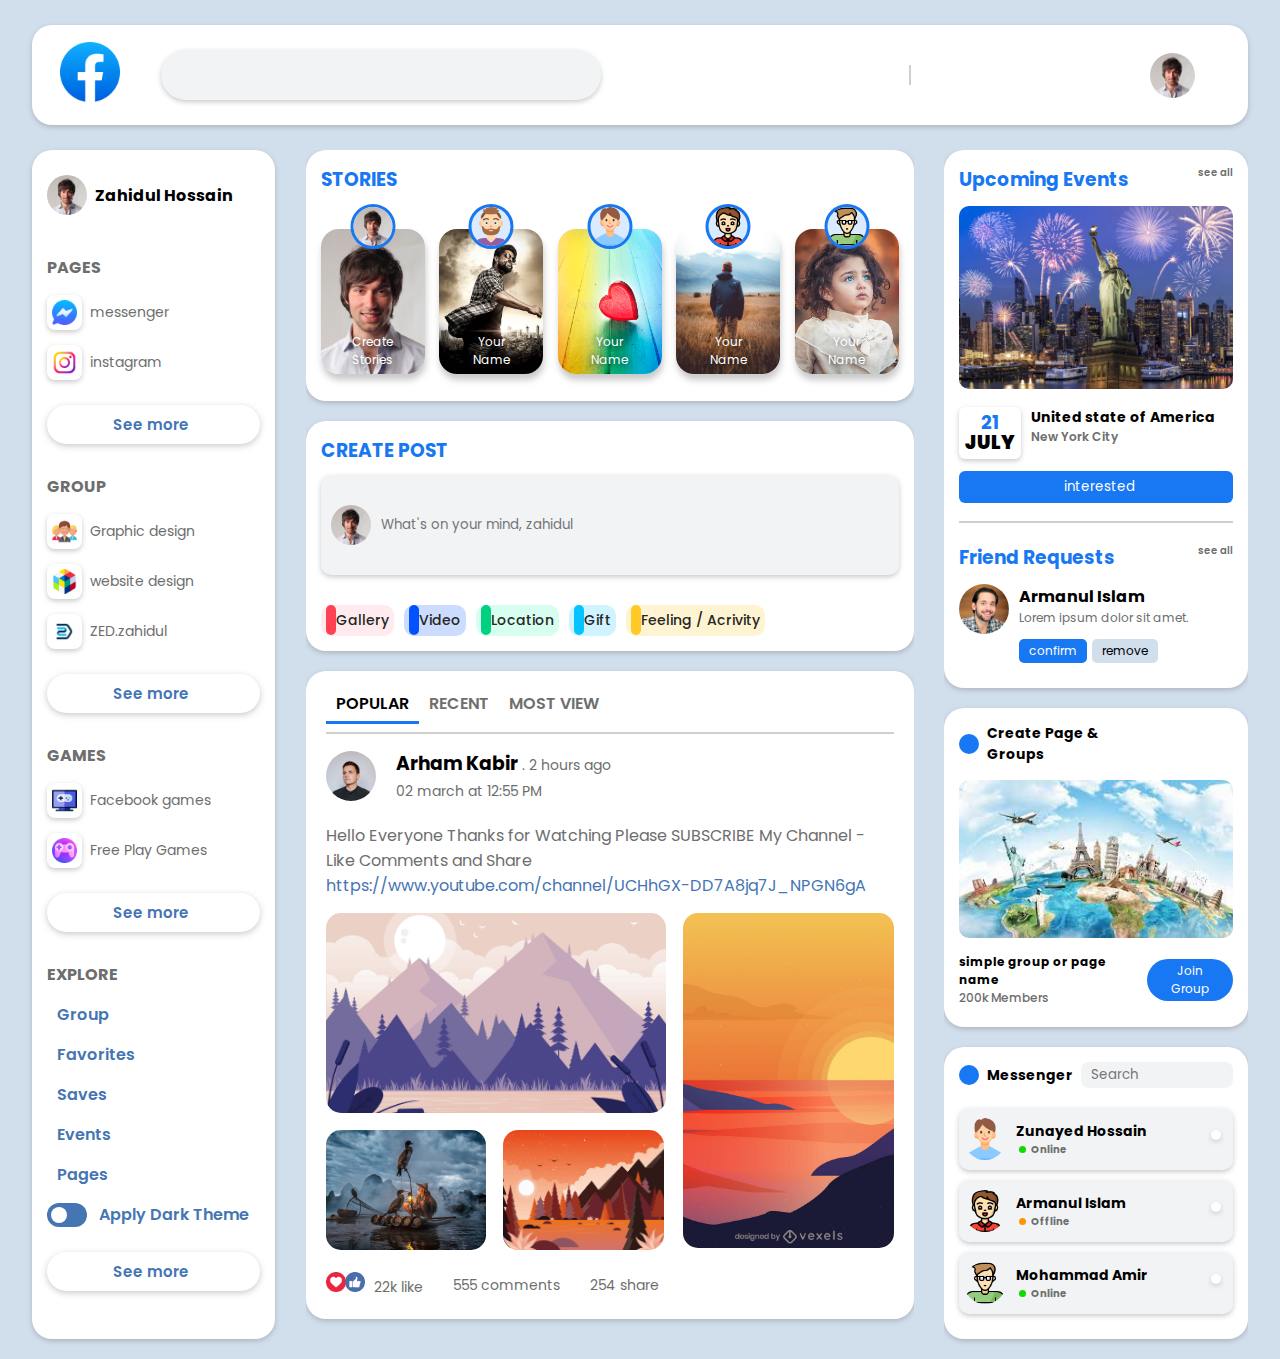
<file: more/facebook 🔶/index.html>
<!DOCTYPE html>
<html lang="en">
<head>
    <meta charset="UTF-8">
    <meta http-equiv="X-UA-Compatible" content="IE=edge">
    <meta name="viewport" content="width=device-width, initial-scale=1.0">
    <link rel="shortcut icon" href="images/favicon.ico" type="image/x-icon">
    <title>facebook.com</title>
    <!-- style css link -->
    <link rel="stylesheet" href="style.css">
    <!-- fontawesome css link -->
    <link rel="stylesheet" href="https://cdnjs.cloudflare.com/ajax/libs/font-awesome/6.1.1/css/all.min.css" integrity="sha512-KfkfwYDsLkIlwQp6LFnl8zNdLGxu9YAA1QvwINks4PhcElQSvqcyVLLD9aMhXd13uQjoXtEKNosOWaZqXgel0g==" crossorigin="anonymous" referrerpolicy="no-referrer" />

</head>
<body>
    
<!-- header section start -->


    <header>
        <div class="header-container">
            <div class="header-wrapper">
                <div class="logoBox">
                    <img src="images/facebook-logo.png" alt="logo">
                </div>
                <div class="searchBox">
                    <input type="search">
                    <i class="fas fa-search"></i>
                </div>
                <div class="iconBox1">
                    <i class="fa-solid fa-house"></i>
                    <i class="fa-solid fa-user-group"></i>
                    <i class="fa-solid fa-video"></i>
                    <i class="fa-solid fa-gamepad"></i>
                </div>
                <div class="iconBox2">
                    <i class="fa-solid fa-circle-plus"></i>
                    <i class="fa-brands fa-facebook-messenger"></i>
                    <i class="fa-solid fa-bell"></i>
                    <label><img src="images/user.jpg" alt="user"></label>
                    <i class="fa-solid fa-caret-down"></i>
                </div>
            </div>
        </div>
    </header>


<!-- header section end -->
<!-- home section start -->


<div class="home">
    <div class="container">
        <div class="home-weapper">

            <!-- home left start here -->
            <div class="home-left">

                <div class="profile">
                    <img src="images/user.jpg" alt="user">
                    <h3>Zahidul hossain</h3>
                </div>
               
                <div class="pages">
                    <h4 class="mini-headign">Pages</h4>
                    <label>
                        <img src="images/messenger.png" alt="messenger">
                        <span>messenger</span>
                    </label>
                    <label>
                        <img src="images/instagram.png" alt="instagram">
                        <span>instagram</span>
                    </label>
                    <button class="see-more-btn">See more <i class="fa-solid fa-angle-down"></i></button>
                </div>

                <div class="group">
                    <h4 class="mini-headign">Group</h4>
                    <label>
                        <img src="images/gg.png" alt="group01">
                        <span>Graphic design</span>
                    </label>
                    
                    <label>
                        <img src="images/gg2.png" alt="group02">
                        <span>website design</span>
                    </label>

                    <label>
                        <img src="images/gg3.png" alt="group03">
                        <span>ZED.zahidul</span>
                    </label>

                    <button class="see-more-btn">See more <i class="fa-solid fa-angle-down"></i></button>
                </div>

                <div class="games">
                    <h4 class="mini-headign">Games</h4>
                    <label>
                        <img src="images/game.png" alt="game01">
                        <span>Facebook games</span>
                    </label>
                    <label>
                        <img src="images/game2.png" alt="game02">
                        <span>Free Play Games</span>
                    </label>
                    <button class="see-more-btn">See more <i class="fa-solid fa-angle-down"></i></button>
                </div>

                <div class="explore">
                    <h4 class="mini-headign">Explore</h4>
                   
                    <a href="#"><i class="fa-solid fa-user-group"></i> Group</a>
                    <a href="#"><i class="fa-solid fa-star"></i></i> Favorites</a>
                    <a href="#"><i class="fa-solid fa-bookmark"></i></i> Saves</a>
                    <a href="#"><i class="fa-solid fa-clock"></i> Events</a>
                    <a href="#"><i class="fa-solid fa-flag"></i> Pages</a>

                    <div><label class="darkTheme"> <span></span></label> Apply Dark Theme</div>

                    <button class="see-more-btn">See more <i class="fa-solid fa-angle-down"></i></button>
                </div>
                
            </div><!-- home left end here -->

            <!-- home center start here -->

            <div class="home-center">
                <div class="home-center-wrapper">
                    <div class="stories">
                        <h3 class="mini-headign">Stories</h3>
                        <div class="stories-wrapper">

                            <div class="single-stories">
                                <label><img src="images/user.jpg" alt="user"></label>
                                <div>
                                    <img src="images/user.jpg" alt="user">
                                    <i class="fa-solid fa-circle-plus"></i>
                                    <b>Create Stories</b>
                                </div>
                            </div>

                            <div class="single-stories">
                                <label><img src="images/us.png" alt="sp"></label>
                                <div>
                                    <img src="images/ss.jpg" alt="ss">
                                    <b>Your Name</b>
                                </div>
                            </div>

                            <div class="single-stories">
                                <label><img src="images/us2.png" alt="sp2"></label>
                                <div>
                                    <img src="images/ss2.jpg" alt="ss2">
                                    <b>Your Name</b>
                                </div>
                            </div>

                            <div class="single-stories">
                                <label><img src="images/us3.png" alt="sp3"></label>
                                <div>
                                    <img src="images/ss3.jpg" alt="ss3">
                                    <b>Your Name</b>
                                </div>
                            </div>

                            <div class="single-stories">
                                <label><img src="images/us4.png" alt="sp4"></label>
                                <div>
                                    <img src="images/ss4.jpg" alt="ss4">
                                    <b>Your Name</b>
                                </div>
                            </div>


                        </div>
                    </div>


                    <div class="createPost">

                        <h3 class="mini-headign">Create Post</h3>
                        <div class="post-text">
                            <img src="images/user.jpg" alt="user">
                            <input type="text-area" placeholder="What's on your mind, zahidul">
                        </div>

                        <div class="post-icon">
                            <a href="#" style="background: #ffebed;">
                            <i style="background: #ff4154;" class="fa-solid fa-camera"></i>
                            Gallery</a>

                            <a href="#" style="background: #ccdcff;">
                            <i style="background: #0053ff;" class="fa-solid fa-video"></i>
                            Video</a>

                            <a href="#" style="background: #d7ffef;">
                            <i style="background: #00d181;" class="fa-solid fa-location-dot"></i>
                            Location</a>

                            <a href="#" style="background: #cff3ff;">
                            <i style="background: #04c3ff;" class="fa-solid fa-gift"></i>
                            Gift</a>
                            
                            <a href="#" style="background: #fff4d1;">
                            <i style="background: #ffca28;" class="fa-solid fa-face-grin-beam"></i>
                            Feeling / Acrivity</a>

                        </div>

                    </div>

                   
                    <div class="fb-post1">
                        <div class="fb-post1-container">
                            <div class="fb-post1-header">
                                <ul>
                                    <li class="active">popular</li>
                                    <li>recent</li>
                                    <li>most view</li>
                                </ul>
                            </div>
                            <div class="fb-p1-main">
                                <div class="post-title">
                                    <img src="images/user2.jpg" alt="user picture">
                                    <ul>
                                        <li><h3>Arham Kabir <span> . 2 hours ago</span></h3></li>
                                        <li><span>02 march at 12:55 PM</span></li>
                                    </ul>
                                    <p>Hello Everyone Thanks for Watching Please SUBSCRIBE My Channel - Like Comments and Share
                                        <a href="https://www.youtube.com/channel/UCHhGX-DD7A8jq7J_NPGN6gA">https://www.youtube.com/channel/UCHhGX-DD7A8jq7J_NPGN6gA</a>
                                    </p>
                                </div>

                                <div class="post-images">
                                    <div class="post-images1">
                                        <img src="images/pp.jpg" alt="post images 01">
                                        <img src="images/pp2.jpg" alt="post images 02">
                                        <img src="images/pp3.jpg" alt="post images 03">
                                    </div>
                                    <div class="post-images2">
                                        <img src="images/pp4.jpg" alt="post images 04">
                                    </div>
                                </div>

                                <div class="like-comment">
                                    <ul>
                                        <li>
                                            <img src="images/love.png" alt="love">
                                            <img src="images/like.png" alt="like">
                                            <span>22k like</span>
                                        </li>
                                        <li><i class="fa-regular fa-comment-dots"></i> <span>555 comments</span></li>
                                        <li><i class="fa-solid fa-share-from-square"></i> <span>254 share</span></li>
                                    </ul>
                                </div>
                            </div>
                        </div>
                    </div>

                </div> <!-- home center wrapper end -->
            </div> <!-- home center end -->

            <div class="home-right">
                <div class="home-right-wrapper">

                    <div class="event-friend">
                        <div class="event">
                            <h3 class="heading">Upcoming Events <span>see all</span></h3>
                            <img src="images/eve.jpg" alt="event-img">
                            <div class="event-date">
                                <h3>21 <b>july</b></h3>
                                <h4>United state of America <span>New York City</span></h4>
                            </div>
                            <button><i class="fa-regular fa-star"></i> interested</button>
                        </div>

                        <hr>
                    
                        <div class="friend">
                            <h3 class="heading">Friend Requests <span>see all</span></h3>
                            <ul>
                                <li><img src="images/user4.jpg" alt="user"></li>
                                <li>
                                    <b>armanul islam</b>
                                    <p>Lorem ipsum dolor sit amet.</p>
                                    <button>confirm</button><button class="friend-remove">remove</button>
                                </li>
                            </ul>
                        </div>

                    </div>

                    <div class="create-page">
                        <ul>
                            <li>
                                <i class="fa-solid fa-circle-plus"></i>
                                <h4>Create Page & Groups</h4>
                                <i class="fa-solid fa-magnifying-glass"></i>
                            </li>
                            <li>
                                <img src="images/group.jpg" alt="groups">
                            </li>
                            <li>
                                <b>simple group or page name <span>200k Members</span></b>
                                <button>Join Group</button>
                            </li>
                        </ul>
                    </div>

                    <div class="messenger">
                        <div class="messenger-search">
                            <i class="fa-solid fa-user-group"></i>
                            <h4>Messenger</h4>
                            <input type="search" placeholder="Search">
                            <i class="fa-solid fa-magnifying-glass"></i>
                        </div>
                        <ul>
                            <li>
                                <img src="images/us2.png" alt="user">
                                <b>Zunayed Hossain <span>Online</span></b>
                                <i class="fa-brands fa-facebook-messenger"></i>
                            </li>

                            <li>
                                <img src="images/us3.png" alt="user">
                                <b>Armanul Islam <span>Offline</span></b>
                                <i class="fa-brands fa-facebook-messenger"></i>
                            </li>

                            <li>
                                <img src="images/us4.png" alt="user">
                                <b>Mohammad Amir <span>Online</span></b>
                                <i class="fa-brands fa-facebook-messenger"></i>
                            </li>
                        </ul>
                    </div>

                </div><!-- home right wrapper end -->
            </div><!-- home right end -->






        </div>
    </div>
</div>




<!-- home section end -->

<script>
    var darkButton = document.querySelector(".darkTheme");

    darkButton.onclick = function(){
        darkButton.classList.toggle("button-Active");
        document.body.classList.toggle("dark-color")
    }

</script>

</body>
</html>
</file>
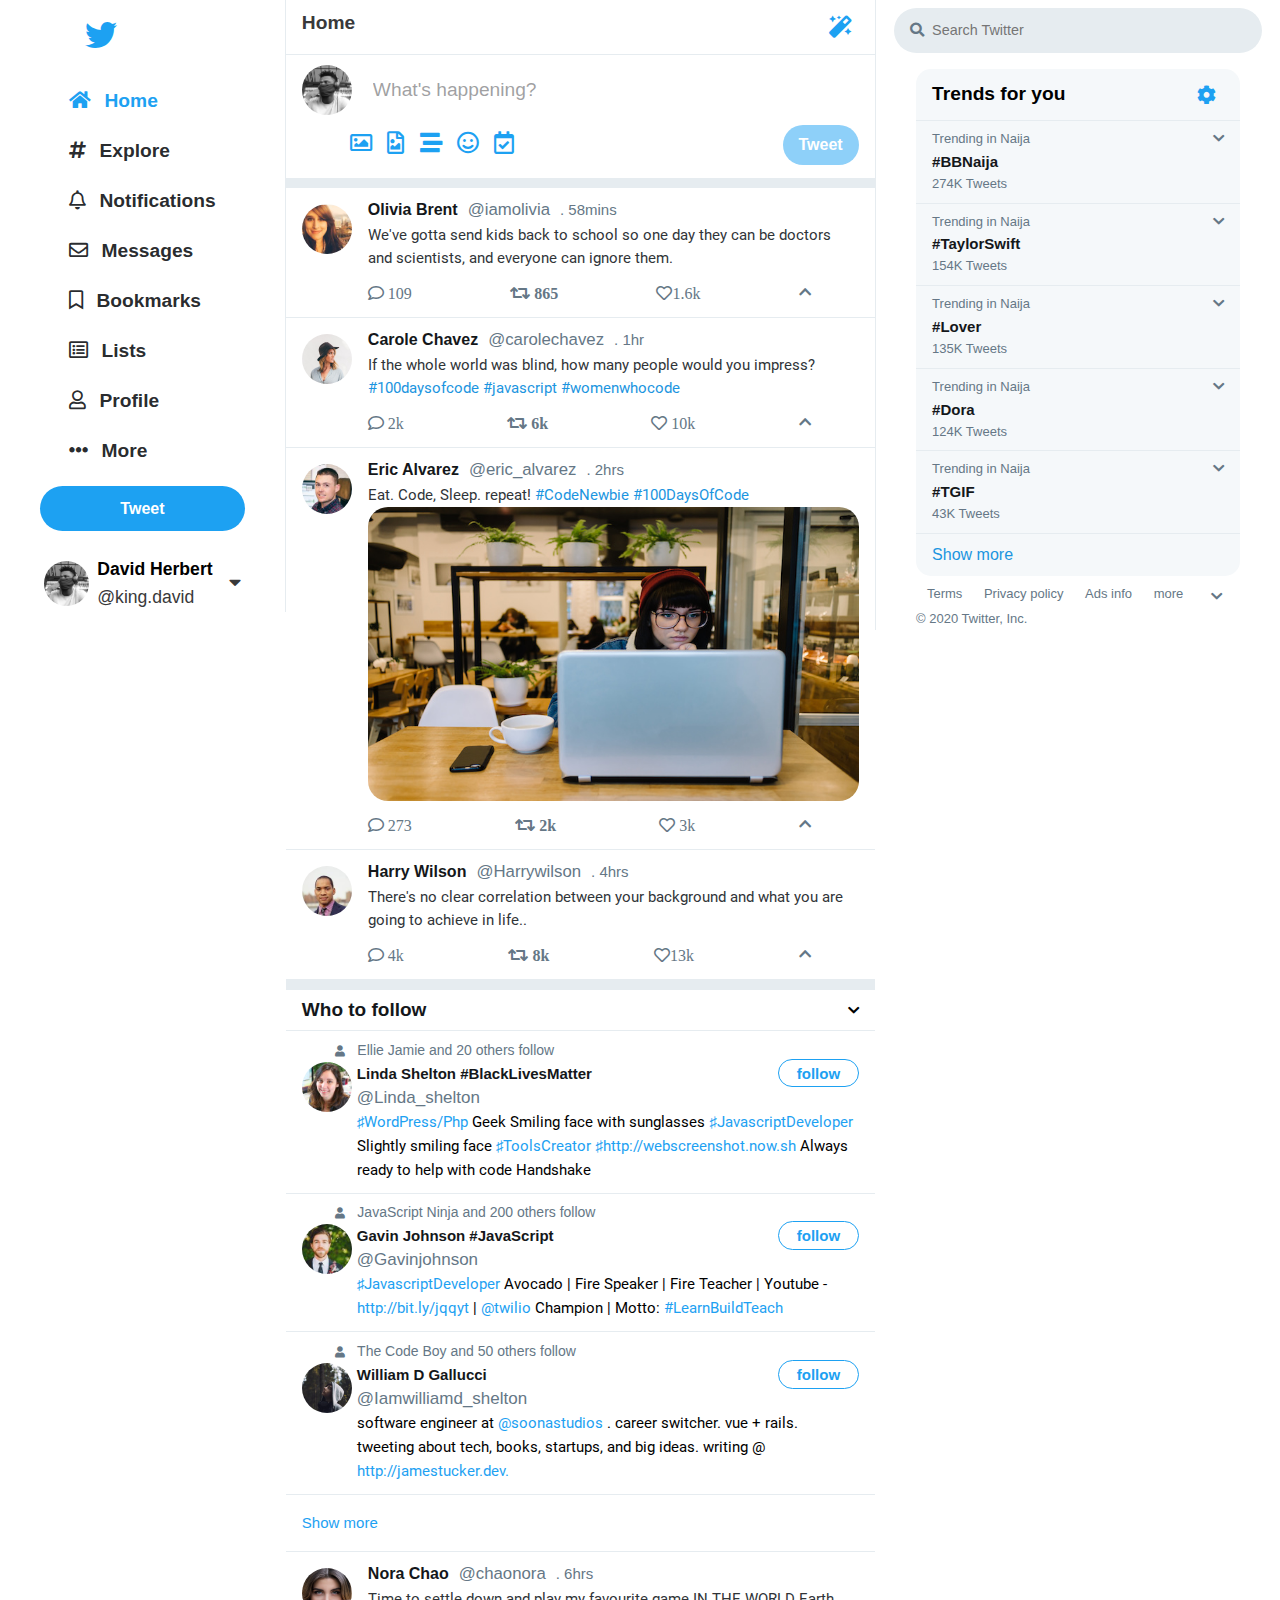
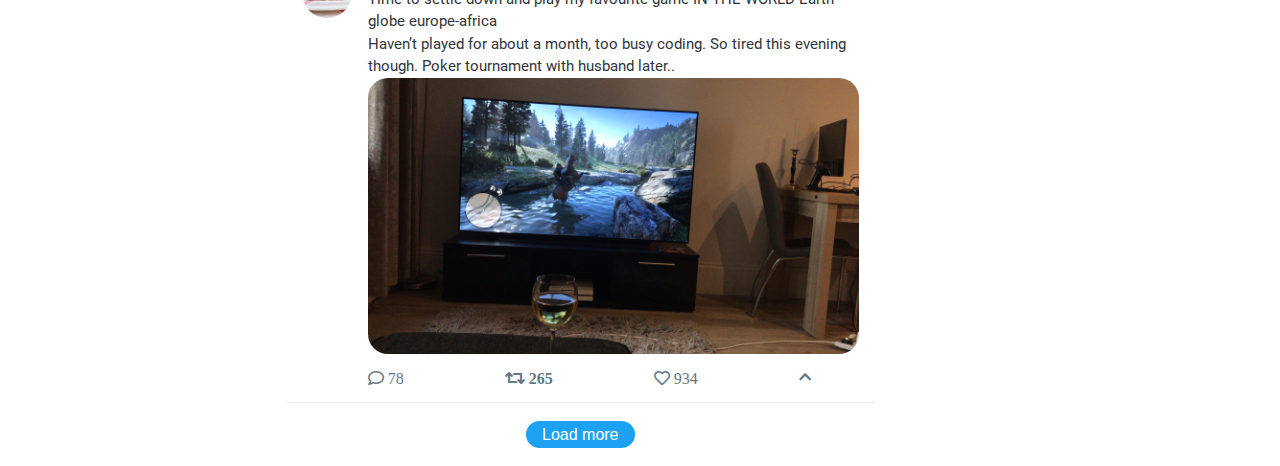
<file: TwitterClone/TwitterClone/index.html>
<!DOCTYPE html>
<html lang="en">
<head>
  <meta charset="UTF-8">
  <meta name="viewport" content="width=device-width, initial-scale=1.0">
  <title>Twitter Clone</title>
  <link rel="stylesheet" href="./css/style.css">
  <link rel="stylesheet" href="./css/all.css">
</head>
<body>

  <div class="main-flex-container">
    <div class="left-flex-container flex-item">
      <div class="nav-links">
        <ul>
          <li class="nav-items logo"><a href="#"><i class="fab fa-twitter"></i></a></li>
          <li class="nav-items current-page"><a href="#"><i class="fas fa-home"></i> Home</a></li>
          <li class="nav-items"><a href="#"><i class="fas fa-hashtag"></i> Explore</a></li>
          <li class="nav-items"><a href="#"><i class="far fa-bell"></i> Notifications</a></li>
          <li class="nav-items"><a href="#"><i class="far fa-envelope"></i> Messages</a></li>
          <li class="nav-items"><a href="#"><i class="far fa-bookmark"></i> Bookmarks</a></li>
          <li class="nav-items"><a href="#"><i class="far fa-list-alt"></i> Lists</a></li>
          <li class="nav-items"><a href="#"><i class="far fa-user"></i> Profile</a></li>
          <li class="nav-items"><a href="#"><i class="fas fa-ellipsis-h more-icon"></i> More</a></li>
        </ul>
      </div>
      <div class="tweet"><a href="#">Tweet</a></div>
      <div class="profile-box">
        <img src="./img/profile.jpg" alt="profile">
        <div class="profile-link">
          <p class="full-name">David Herbert</p>
          <p class="user-name">@king.david</p>
        </div>
        <div class="options-icon"><i class="fas fa-caret-down"></i></div>
      </div>
    </div>

    <div class="center-flex-container flex-item">
      <div class="home">
        <h1>Home</h1>
        <i class="fas fa-magic"></i>
      </div>

      <div class="post-tweet">
        <form action="">
          <div class="form-group-1">
            <img src="./img/profile.jpg" alt="profile-pics">
            <input type="text" placeholder="What's happening?">
          </div>
          <div class="form-group-2">
            <div class="post-icons">
              <i class="far fa-image"></i>
              <i class="far fa-file-image"></i>
              <i class="fas fa-stream"></i>
              <i class="far fa-smile"></i>
              <i class="far fa-calendar-check"></i>
            </div>
            <button class="btn" type="submit">Tweet</button>
          </div>
        </form>

      </div>
      <!-- User Content -->
        <div class="tweets">
          <div class="user-pics"><img src="./img/user3.jpg" alt="user3"></div>
          <div class="user-content-box">
            <div class="user-names">
              <hi class="full-name">Olivia Brent</hi>
              <p class="user-name">@iamolivia</p>
              <p class="time"> . 58mins</p>
            </div>
            
            <div class="user-content">
              <p>We've gotta send kids back to school so one day they can be doctors and scientists, and everyone can ignore them.</p>
            </div>

            <div class="content-icons">
              <i class="far fa-comment blue"> 109</i>
              <i class="fas fa-retweet green"> 865</i>
              <i class="far fa-heart red">1.6k</i>
              <i class="fas fa-chevron-up blue"></i>
            </div>
  
          </div>
        </div>
        <div class="tweets">
          <div class="user-pics"><img src="./img/user2.jpg" alt="user2"></div>
          <div class="user-content-box">
            <div class="user-names">
              <hi class="full-name">Carole Chavez</hi>
              <p class="user-name">@carolechavez</p>
              <p class="time"> . 1hr</p>
            </div>
            
            <div class="user-content">
              <p>If the whole world was blind, how many people would you impress?
                <a href="#">#100daysofcode</a> <a href="#">#javascript</a> <a href="#">#womenwhocode</a></p>
            </div>

            <div class="content-icons">
              <i class="far fa-comment blue"> 2k</i>
              <i class="fas fa-retweet green"> 6k</i>
              <i class="far fa-heart red"> 10k</i>
              <i class="fas fa-chevron-up blue"></i>
            </div>
  
          </div>
        </div>

        <div class="tweets">
          <div class="user-pics"><img src="./img/user1.jpg" alt="user1"></div>
          <div class="user-content-box">
            <div class="user-names">
              <hi class="full-name">Eric Alvarez</hi>
              <p class="user-name">@eric_alvarez</p>
              <p class="time"> . 2hrs</p>
            </div>
            
            <div class="user-content">
              <p>Eat. Code, Sleep. repeat! <a href="#">#CodeNewbie</a> <a href="#">#100DaysOfCode</a></p>
              <img src="./img/content1.jpg" alt="content1">
            </div>
  
            <div class="content-icons">
              <i class="far fa-comment blue"> 273</i>
              <i class="fas fa-retweet green"> 2k</i>
              <i class="far fa-heart red"> 3k</i>
              <i class="fas fa-chevron-up blue"></i>
            </div>
  
          </div>
        </div>

        <div class="tweets">
          <div class="user-pics"><img src="./img/user4.jpg" alt="user4"></div>
          <div class="user-content-box">
            <div class="user-names">
              <hi class="full-name">Harry Wilson</hi>
              <p class="user-name">@Harrywilson</p>
              <p class="time"> . 4hrs</p>
            </div>
            
            <div class="user-content">
              <p>There's no clear correlation between your background and what you are going to achieve in life..</p>
            </div>

            <div class="content-icons">
              <i class="far fa-comment blue"> 4k</i>
              <i class="fas fa-retweet green"> 8k</i>
              <i class="far fa-heart red">13k</i>
              <i class="fas fa-chevron-up blue"></i>
            </div>
  
          </div>
        </div>

        <section class="follow-users-box">

          <div class="follow-header">
            <h1 class="main-text">Who to follow</h1>
            <i class="fas fa-chevron-down"></i>
          </div>

          <div class="follow-user">
            <div class="related-followers">
              <p class="sub-text"><i class="fas fa-user"></i> Ellie Jamie and 20 others follow</p>
            </div>

            <div class="user-profile">
              <div class="user-pics"><img src="./img/user6.jpg" alt="user6">
              </div>

              <div class="user-profile-content">
                <div class="title-container">
                  <div class="user-names">
                    <div class="full-name"><h1 class="main-text">Linda Shelton #BlackLivesMatter</h1></div>
                    <div class="user-name"><p class="sub-text">@Linda_shelton</p></div>
                  </div>

                  <div class="follow-btn"><a href="#">follow</a></div>

                </div>
                <div class="bio-container">
                  <p><a href="#">♯WordPress/Php</a> Geek Smiling face with sunglasses <a href="#">♯JavascriptDeveloper</a> Slightly smiling face <a href="#">♯ToolsCreator</a> <a href="#">♯http://webscreenshot.now.sh</a> Always ready to help with code Handshake</p>
                </div>
                
              </div>

            </div>

          </div>

          <div class="follow-user">
            <div class="related-followers">
              <p class="sub-text"><i class="fas fa-user"></i> JavaScript Ninja and 200 others follow</p>
            </div>

            <div class="user-profile">
              <div class="user-pics"><img src="./img/user7.jpg" alt="user7">
              </div>

              <div class="user-profile-content">
                <div class="title-container">
                  <div class="user-names">
                    <div class="full-name"><h1 class="main-text">Gavin Johnson #JavaScript</h1></div>
                    <div class="user-name"><p class="sub-text">@Gavinjohnson</p></div>
                  </div>

                  <div class="follow-btn"><a href="#">follow</a></div>

                </div>
                <div class="bio-container">
                 <a href="#">♯JavascriptDeveloper</a> Avocado | Fire Speaker | Fire Teacher | Youtube - <a href="#">http://bit.ly/jqqyt</a> |<a href="#"> @twilio</a> Champion | Motto: <a href="#">#LearnBuildTeach</a></p>
                </div>
                
              </div>

            </div>

          </div>

          <div class="follow-user">
            <div class="related-followers">
              <p class="sub-text"><i class="fas fa-user"></i> The Code Boy and 50 others follow</p>
            </div>

            <div class="user-profile">
              <div class="user-pics"><img src="./img/user8.jpg" alt="user8">
              </div>

              <div class="user-profile-content">
                <div class="title-container">
                  <div class="user-names">
                    <div class="full-name"><h1 class="main-text">William D Gallucci</h1></div>
                    <div class="user-name"><p class="sub-text">@Iamwilliamd_shelton</p></div>
                  </div>

                  <div class="follow-btn"><a href="#">follow</a></div>

                </div>
                <div class="bio-container">
                  <p>software engineer at 
                    <a href="#">@soonastudios</a>
                    . career switcher. vue + rails. tweeting about tech, books, startups, and big ideas. writing @ <a href="#">http://jamestucker.dev.</a></p>
                </div>
                
              </div>

            </div>

          </div>

          <div class="follow-footer">
            <a href="#">Show more</a>
          </div>

        </section>

        <div class="tweets">
          <div class="user-pics"><img src="./img/user5.jpg" alt="user5"></div>
          <div class="user-content-box">
            <div class="user-names">
              <hi class="full-name">Nora Chao</hi>
              <p class="user-name">@chaonora</p>
              <p class="time"> . 6hrs</p>
            </div>
            
            <div class="user-content">
              <p>Time to settle down and play my favourite game IN THE WORLD Earth globe europe-africa</p>

              <p>  Haven’t played for about a month, too busy coding. 
                So tired this evening though. 
                Poker tournament with husband later..</p>
                <img src="./img/content5.jpg" alt="content5">
            </div>

            <div class="content-icons">
              <i class="far fa-comment blue"> 78</i>
              <i class="fas fa-retweet green"> 265</i>
              <i class="far fa-heart red"> 934</i>
              <i class="fas fa-chevron-up blue"></i>
            </div>
  
          </div>
        </div>

        <div class="pagnation">
          <a href="#">Load more</a>
        </div>

    </div>

    

    <div class="right-flex-container flex-item">
      <div class="search-box">
        <i class="fas fa-search"></i>
        <input type="text" placeholder="Search Twitter">
      </div>

      <div class="trends">
        <ul>
          <li class="nav-list header">
            <h2>Trends for you</h2>
            <i class="fas fa-cog">
          </i>
          <li class="nav-list">
            <div class="trend-list">
              <p class="sub-text">Trending in Naija</p>
              <p class="main-text">#BBNaija</p>
              <p class="sub-text">274K Tweets</p>
            </div>
            <div class="trend-icon">
              <i class="fas fa-chevron-down"></i>
            </div>
          </li>
          <li class="nav-list">
            <div class="trend-list">
              <p class="sub-text">Trending in Naija</p>
              <p class="main-text">#TaylorSwift</p>
              <p class="sub-text">154K Tweets</p>
            </div>
            <div class="trend-icon">
              <i class="fas fa-chevron-down"></i>
            </div>
          </li>
          <li class="nav-list">
            <div class="trend-list">
              <p class="sub-text">Trending in Naija</p>
              <p class="main-text">#Lover</p>
              <p class="sub-text">135K Tweets</p>
            </div>
            <div class="trend-icon">
              <i class="fas fa-chevron-down"></i>
            </div>
          </li>
          <li class="nav-list">
            <div class="trend-list">
              <p class="sub-text">Trending in Naija</p>
              <p class="main-text">#Dora</p>
              <p class="sub-text">124K Tweets</p>
            </div>
            <div class="trend-icon">
              <i class="fas fa-chevron-down"></i>
            </div>
          </li>
          <li class="nav-list">
            <div class="trend-list">
              <p class="sub-text">Trending in Naija</p>
              <p class="main-text">#TGIF</p>
              <p class="sub-text">43K Tweets</p>
            </div>
            <div class="trend-icon">
              <i class="fas fa-chevron-down"></i>
            </div>
          </li>
          
          
          <li class="nav-list"><a href="#">Show more</a></li>
        </ul>
      </div>

      <div class="right-footer">
        <div class="footer-links">
          <a href="#" class="sub-text">Terms</a>
          <a href="#" class="sub-text">Privacy policy</a>
          <a href="#" class="sub-text">Ads info</a>
          <a href="#" class="sub-text">more</a>
          <i class="fas fa-chevron-down sub-text"></i>
        </div>
        <div class="footer-copyright">
          <p class="sub-text">&copy; 2020 Twitter, Inc.</p>
        </div>

      </div>
    
    </div>
    
  </div>
  
</body>
</html>
</file>
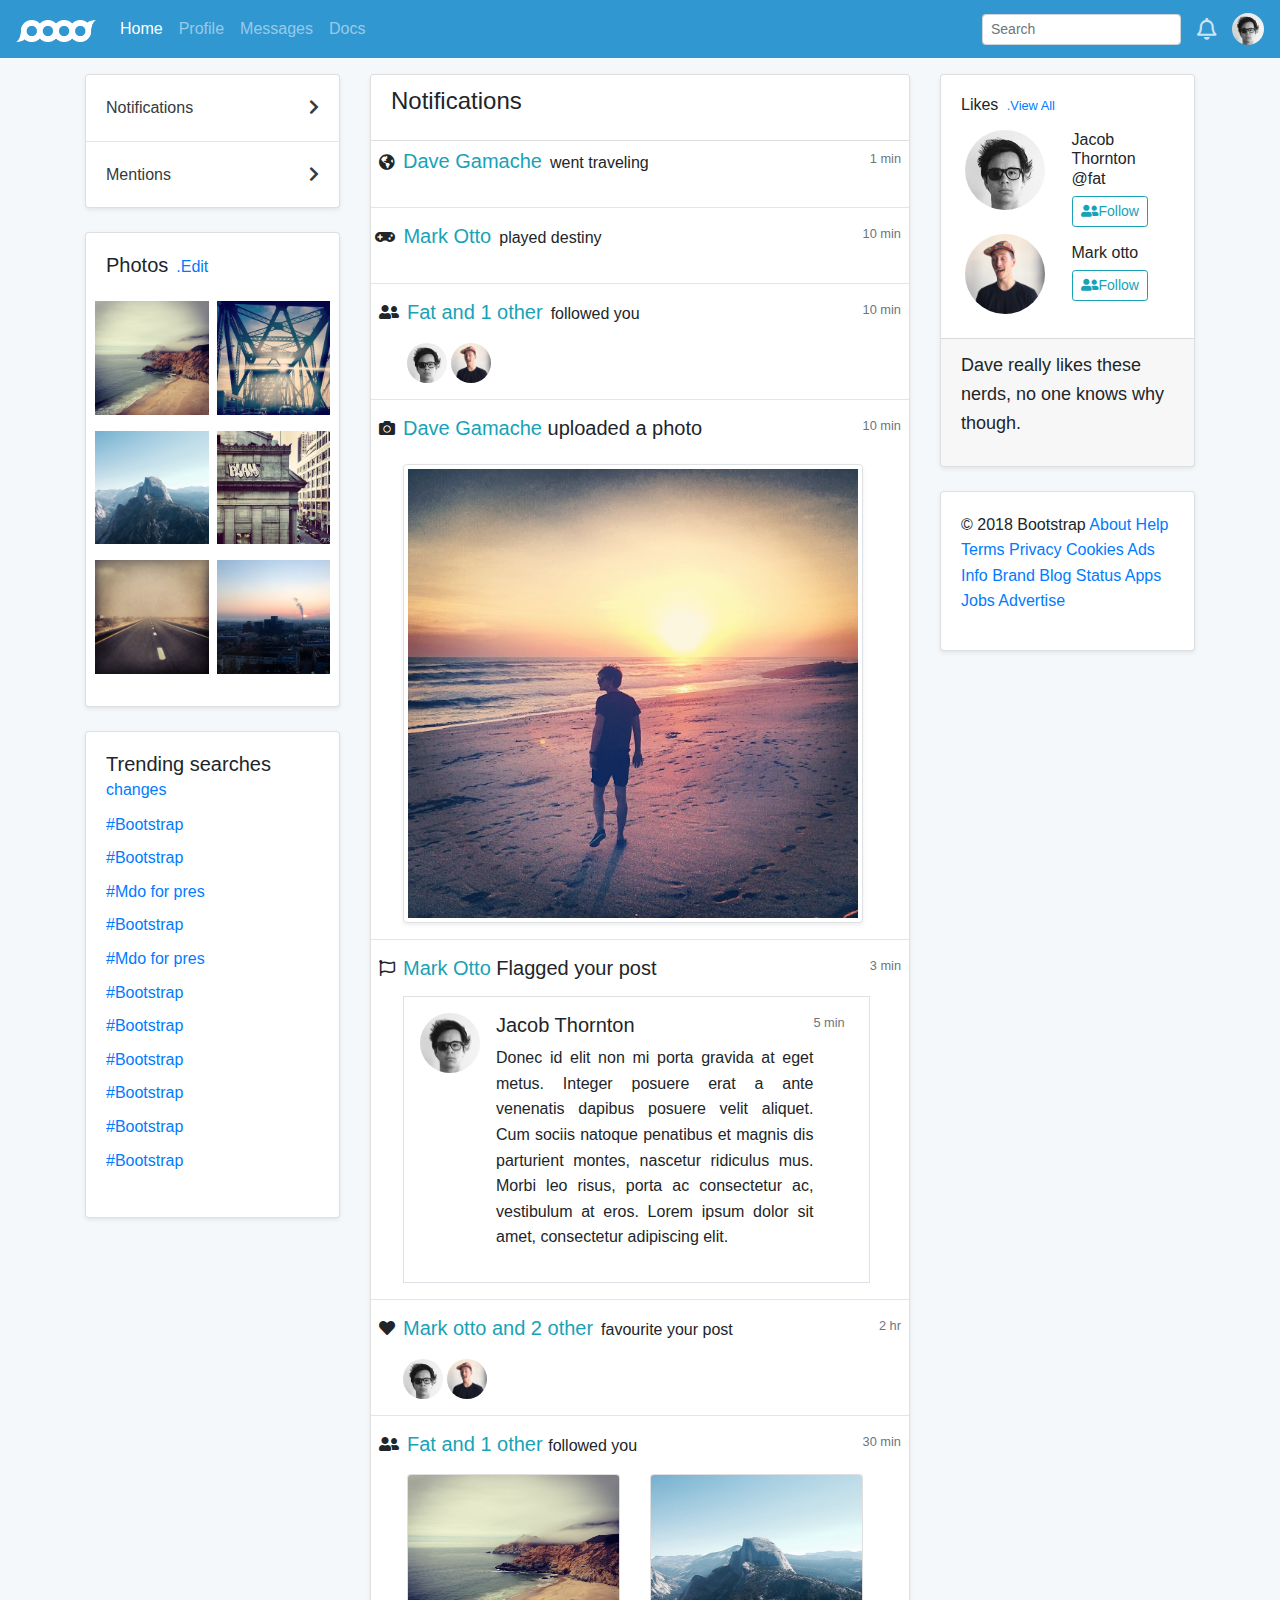
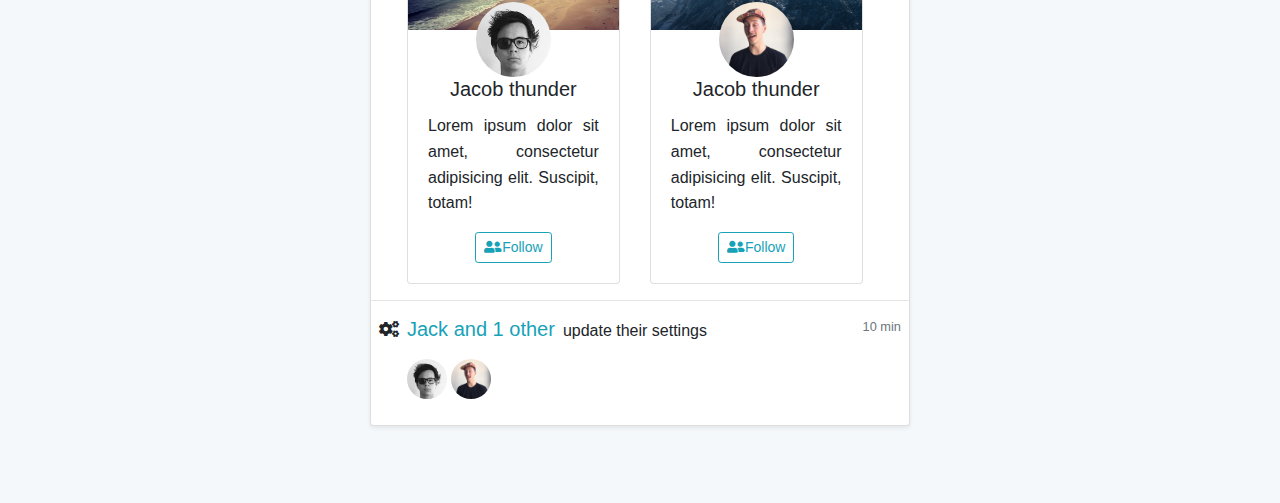
<file: more/social-network/social-network/notification.html>
<!DOCTYPE html>
<html lang="en">
<head>
<meta charset="UTF-8">
<meta name="viewport" content="width=device-width, initial-scale=1.0">
<meta http-equiv="X-UA-Compatible" content="ie=edge">
<link rel="stylesheet" href="https://cdnjs.cloudflare.com/ajax/libs/twitter-bootstrap/4.3.1/css/bootstrap.min.css">
<link rel="stylesheet" href="https://use.fontawesome.com/releases/v5.7.2/css/all.css">
<link rel="stylesheet" href="style.css">
<title>Application</title>
</head>
<body>


    <!-------------------------------NAvigation Starts------------------>

    <nav class="navbar navbar-expand-md navbar-dark" style="background-color:#3097D1">
            <a href="index.html" class="navbar-brand"><img src="img/brand-white.png" alt="logo" class="img-fluid" width="80px" height="100px"></a>
    
            <button class="navbar-toggler" data-toggle="collapse" data-target="#responsive"><span class="navbar-toggler-icon"></span></button>
    
    
            <div class="collapse navbar-collapse" id="responsive">
                <ul class="navbar-nav mr-auto text-capitalize">
                    <li class="nav-item"><a href="index.html" class="nav-link active">home</a></li>
                    <li class="nav-item"><a href="profile.html" class="nav-link">profile</a></li>
                    <li class="nav-item"><a href="#modalview" data-toggle="modal" class="nav-link">messages</a></li>
                    <li class="nav-item"><a href="notification.html" class="nav-link">docs</a></li>
                    <li class="nav-item"><a href="#" class="nav-link d-md-none">growl</a></li>
                    <li class="nav-item"><a href="#" class="nav-link d-md-none">logout</a></li>
    
                </ul>
    
                <form action="" class="form-inline ml-auto d-none d-md-block">
                    <input type="text" name="search" id="search" placeholder="Search" class="form-control form-control-sm">
                </form>
                <a href="notification.html" class="text-decoration-none" style="color:#CBE4F2;font-size:22px;"><i class="far fa-bell ml-3 d-none d-md-block"></i></a> 
                <img src="img/avatar-dhg.png" alt="" class="rounded-circle ml-3 d-none d-md-block" width="32px" height="32px">
    
    
    
    
    
            </div>
    
    
    
    
        </nav>
    

        <!---------------------------------------------Ends navigation------------------------------>







         <!---------------------------MOdal Section  satrts------------------->

    <div class="modal fade" id="modalview" >
            <div class="modal-dialog modal-dialog-scrollable modal-dialog-centered">
    
                <div class="modal-content">
    
    
                    <div class="modal-header">
                        <div class="modal-title h4">Messages</div>
    
                        <button type="button" class="close" data-dismiss="modal">&times;</button>
                    </div>
    
    
                    <div class="modal-body">
    
    
                        <ul class="list-unstyled">
    
    
                         <a href="#" class="text-decoration-none">
                            <li class="media hover-media">
                               
                                    <img src="img/avatar-dhg.png" alt="img" width="60px" height="60px" class="rounded-circle mr-3">
    
                                    <div class="media-body text-dark">
                                            <h6 class="media-header">Jchob Thunder and <strong> 1 others</strong></h6>
                                            <p class="media-text">Lorem ipsum dolor sit amet consectetur adipisicing elit.</p>
    
                                    </div>
    
                            </li>
                        </a>
                        <hr class="my-3">
    
    
                        
                        <a href="#" class="text-decoration-none">
                                <li class="media hover-media">
                                   
                                        <img src="img/avatar-fat.jpg" alt="img" width="60px" height="60px" class="rounded-circle mr-3">
        
                                        <div class="media-body text-dark">
                                                <h6 class="media-header">Mark Otto and <strong> 3 others</strong></h6>
                                                <p class="media-text">Lorem ipsum dolor sit amet consectetur adipisicing elit.</p>
        
                                        </div>
        
                                </li>
                            </a>
    
    
                            <hr class="my-3">
    
    
                            <a href="#" class="text-decoration-none">
                                <li class="media hover-media">
                                   
                                        <img src="img/avatar-mdo.png" alt="img" width="60px" height="60px" class="rounded-circle mr-3">
        
                                        <div class="media-body text-dark">
                                                <h6 class="media-header">Archer andu and <strong> 5 others</strong></h6>
                                                <p class="media-text">Lorem ipsum dolor sit amet consectetur adipisicing elit.</p>
        
                                        </div>
        
                                </li>
                            </a>
    
                            <hr class="my-3">
    
    
                            <a href="#" class="text-decoration-none">
                                    <li class="media hover-media">
                                       
                                            <img src="img/avatar-dhg.png" alt="img" width="60px" height="60px" class="rounded-circle mr-3">
            
                                            <div class="media-body text-dark">
                                                    <h6 class="media-header">Jchob Thunder and <strong> 1 others</strong></h6>
                                                    <p class="media-text">Lorem ipsum dolor sit amet consectetur adipisicing elit.</p>
            
                                            </div>
            
                                    </li>
                                </a>
                                <hr class="my-3">
            
            
                                
                                <a href="#" class="text-decoration-none">
                                        <li class="media hover-media">
                                           
                                                <img src="img/avatar-fat.jpg" alt="img" width="60px" height="60px" class="rounded-circle mr-3">
                
                                                <div class="media-body text-dark">
                                                        <h6 class="media-header">Mark Otto and <strong> 3 others</strong></h6>
                                                        <p class="media-text">Lorem ipsum dolor sit amet consectetur adipisicing elit.</p>
                
                                                </div>
                
                                        </li>
                                    </a>
            
            
                                    <hr class="my-3">
            
            
                                    <a href="#" class="text-decoration-none">
                                        <li class="media hover-media">
                                           
                                                <img src="img/avatar-mdo.png" alt="img" width="60px" height="60px" class="rounded-circle mr-3">
                
                                                <div class="media-body text-dark">
                                                        <h6 class="media-header">Archer andu and <strong> 5 others</strong></h6>
                                                        <p class="media-text">Lorem ipsum dolor sit amet consectetur adipisicing elit.</p>
                
                                                </div>
                
                                        </li>
                                    </a>
    
                            
                                    <hr class="my-3">
                                    <a href="#" class="text-decoration-none">
                                            <li class="media hover-media">
                                               
                                                    <img src="img/avatar-dhg.png" alt="img" width="60px" height="60px" class="rounded-circle mr-3">
                    
                                                    <div class="media-body text-dark">
                                                            <h6 class="media-header">Jchob Thunder and <strong> 1 others</strong></h6>
                                                            <p class="media-text">Lorem ipsum dolor sit amet consectetur adipisicing elit.</p>
                    
                                                    </div>
                    
                                            </li>
                                        </a>
                                        <hr class="my-3">
                    
                    
                                        
                                        <a href="#" class="text-decoration-none">
                                                <li class="media hover-media">
                                                   
                                                        <img src="img/avatar-fat.jpg" alt="img" width="60px" height="60px" class="rounded-circle mr-3">
                        
                                                        <div class="media-body text-dark">
                                                                <h6 class="media-header">Mark Otto and <strong> 3 others</strong></h6>
                                                                <p class="media-text">Lorem ipsum dolor sit amet consectetur adipisicing elit.</p>
                        
                                                        </div>
                        
                                                </li>
                                            </a>
                    
                    
                                            <hr class="my-3">
                    
                    
                                            <a href="#" class="text-decoration-none">
                                                <li class="media hover-media">
                                                   
                                                        <img src="img/avatar-mdo.png" alt="img" width="60px" height="60px" class="rounded-circle mr-3">
                        
                                                        <div class="media-body text-dark">
                                                                <h6 class="media-header">Archer andu and <strong> 5 others</strong></h6>
                                                                <p class="media-text">Lorem ipsum dolor sit amet consectetur adipisicing elit.</p>
                        
                                                        </div>
                        
                                                </li>
                                            </a>
        
        
    
    
                        </ul>
    
    
    
                        
    
                    </div>
                </div>
    
    
            </div>
    
    
        </div>
    
        <!-------------------------------MOdal Ends---------------------------->




    <!------------------------------(Starts Column SEction)-------------------->


    <div class="container mt-3">
        <div class="row">




<!-----------------------------------------(Satrt Left Column)------------------------------->
            <div class="col-12 col-lg-3">


                <div class="left-column">


                    <div class="card mb-4 shadow-sm">

                       <a href="#" class="text-decoration-none text-dark hover-media"> 
                        <div class="card-body d-flex justify-content-between">
                     <span>Notifications</span>   <span><i class="fas fa-chevron-right"></i></span> 
                           
                        </div>
                    </a>

                    <hr class="m-0">
                        <a href="#" class="text-decoration-none text-dark hover-media"> 

                        <div class="card-body d-flex justify-content-between">
                           
                            <span> Mentions</span>   <span><i class="fas fa-chevron-right"></i></span> 
                       
                    </div>

                </a>

                    </div>






                    <div class="card shadow-sm mb-4">

                            <div class="card-body">
                                <h5 class="card-title">Photos<small class="ml-2"><a href="#">.Edit </a></small></h5>
    
                                <div class="row">
                                    <div class="col-6 p-1">
                                        <a href="img/left1.jpg" data-lightbox="id" ><img src="img/left1.jpg" alt="img" class="img-fluid my-2"></a>  
                                        <a href="img/left2.jpg"data-lightbox="id"><img src="img/left2.jpg" alt="img" class="img-fluid my-2"></a>
                                        <a href="img/left3.jpg"data-lightbox="id"><img src="img/left3.jpg" alt="img" class="img-fluid my-2"></a>
    
                                    </div>
    
    
                                    <div class="col-6 p-1">
                                            <a href="img/left4.jpg"data-lightbox="id"><img src="img/left4.jpg" alt="img" class="img-fluid my-2"></a>
                                            <a href="img/left5.jpg"data-lightbox="id"><img src="img/left5.jpg" alt="img" class="img-fluid my-2"></a>
                                            <a href="img/left6.jpg"data-lightbox="id"><img src="img/left6.jpg" alt="img" class="img-fluid my-2"></a>
        
                                        </div>
    
                                </div>
    
                            </div>
    
    
    
    
    
    
    
                            </div>






                            <div class="card mb-3 shadow-sm">
                                <div class="card-body">
                                    <h5 class="card-title">Trending searches <small><a href="#">changes</a></small></h5>


                                    <ul class="list-unstyled">

                                        <li class="pb-2"> <a href="" >#Bootstrap</a> </li>
                                        <li class="pb-2"> <a href="" >#Bootstrap</a> </li>
                                        <li class="pb-2"> <a href="" >#Mdo for pres</a> </li>
                                        <li class="pb-2"> <a href="" >#Bootstrap</a> </li>
                                        <li class="pb-2"> <a href="" >#Mdo for pres</a> </li>
                                        <li class="pb-2"> <a href="" >#Bootstrap</a> </li>
                                        <li class="pb-2"> <a href="" >#Bootstrap</a> </li>
                                        <li class="pb-2"> <a href="" >#Bootstrap</a> </li>
                                        <li class="pb-2"> <a href="" >#Bootstrap</a> </li>
                                        <li class="pb-2"> <a href="" >#Bootstrap</a> </li>
                                        <li class="pb-2"> <a href="" >#Bootstrap</a> </li>

                                        

                                       

                                    </ul>
                                    
                                </div>
                            </div>



























                </div>

            </div>


     <!-----------------------------------------(End Left Column)------------------------------->





<!------------------------------------------------(Satrt Middle Column)---------------------------->


            <div class="col-12 col-lg-6">





                <div class="middle-column">
                    <div class="card shadow-sm">




                        <div class="card-header bg-transparent">
                            <h4 class="card-title">
                                Notifications
                            </h4> 

                               

                           
                        </div>

                      

                        <div class="media d -flex justify-content-between">
                            <p class="mt-2"> <i class="fas fa-globe-americas mx-2"></i><span class="h5 mr-2"><a href="#" class="text-info">Dave Gamache</a></span>went traveling </p>
                            
                            <small class="mr-2 mt-2 text-muted">1 min</small>
                        

                    </div>
                    <hr>

                    <div class="media d -flex justify-content-between">
                        <p> <i class="fas fa-gamepad mx-1"></i> <span class="h5 mr-2"> <a href="#" class="text-info"> Mark Otto</a></span>played destiny</p>
                        
                        <small class="mr-2 text-muted">10 min</small>
                    

                </div>
                <hr>


                <div class="media">
                     <i class="fas fa-user-friends mx-2 mt-1"></i> 
                     <div class="media-body">
                            <p> <span class="h5 mr-2"> <a href="#" class="text-info"> Fat and 1 other</a></span>followed you</p>
                            <img src="img/avatar-dhg.png" alt="" width="40px" height="40px" class="rounded-circle img-fluid">
                           <img src="img/avatar-fat.jpg" alt="" width="40px" height="40px" class="rounded-circle img-fluid">   
                     </div>
                   
                    
                    <small class="mr-2 text-muted">10 min</small>
                

            </div>
            <hr>

                       <div class="media">

                            <i class="fas fa-camera mx-2 mt-1"></i>

                            <div class="media-body">
                                <p class="h5 mr-2"> <span> <a href="#" class="text-info"> Dave Gamache</a></span> uploaded a photo</p>

                                <a href="img/mid5.jpg" data-lightbox="id"><img src="img/mid5.jpg" alt="" class="img-fluid shadow-sm img-thumbnail mt-3">   </a>  



                            </div>

                            <small class="mr-2 text-muted">10 min</small>

                       </div>
                       <hr>
                       <div class="media">
                            <i class="far fa-flag mx-2 mt-1"></i>
                            <div class="media-body">
                                    <p class="h5 mr-2"> <span> <a href="#" class="text-info"> Mark Otto </a></span> Flagged your post</p>

                                        <div class="media border p-3 mt-3">
                                                <img src="img/avatar-dhg.png" alt="" width="60px" height="60px" class="rounded-circle img-fluid mr-3">
                                                <div class="media-body">
                                                    <h5>Jacob Thornton</h5>
                                                    <p  class="text-justify">Donec id elit non mi porta gravida at eget metus. Integer posuere erat a ante venenatis dapibus posuere velit aliquet. Cum sociis natoque penatibus et magnis dis parturient montes, nascetur ridiculus mus. Morbi leo risus, 
                                                    porta ac consectetur ac, vestibulum at eros. Lorem ipsum dolor sit amet, consectetur adipiscing elit.</p>

                                                </div>
                                                <small class="mr-2 text-muted">5 min</small>


                                        </div>

                            </div>
                            <small class="mr-2 text-muted">3 min</small>

                       </div>
                       <hr>
                       <div class="media">
                            <i class="fas fa-heart mx-2 mt-1"></i>
                            <div class="media-body">
                                    <p> <span class="h5 mr-2"> <a href="#" class="text-info"> Mark otto and 2 other</a></span>favourite your post</p>
                                    <img src="img/avatar-dhg.png" alt="" width="40px" height="40px" class="rounded-circle img-fluid">
                                   <img src="img/avatar-fat.jpg" alt="" width="40px" height="40px" class="rounded-circle img-fluid">   
                             </div>

                             <small class="text-muted mr-2"> 2 hr</small>

                            </div>
                            <hr>

                            <div class="media">
                                    <i class="fas fa-user-friends mx-2 mt-1"></i>

                                    <div class="media-body">
                                        <p><span class="h5"> <a href="#" class="text-info"> Fat and 1 other </a></span>followed you</p>

                                        <div class="row">
                                            <div class="col-12 col-lg-6 mb-3 mb-lg-0">

                                                    <div class="card">
                                                            <img src="img/left1.jpg" alt="" class="card-img-top" width="200px" height="155px">
                                                            <div class="card-body text-center">
                                                                 <img src="img/avatar-dhg.png" alt="" width="75px" height="75px" class="rounded-circle img-fluid mt-n5">
                                                                 
                                                                 <h5 class="card-title">Jacob thunder</h5>
                                                                 <p class="card-text text-justify">Lorem ipsum dolor sit amet, consectetur adipisicing elit. Suscipit, totam!</p>
                                                                 <a href="#" class="card-link btn btn-sm btn-outline-info"> <i class="fas fa-user-friends"></i>Follow</a>
                                                         
             
                                                            </div>
             
                                                            
                                                        </div>

                                            </div>


                                           
                                            <div class="col-12 col-lg-6">

                                                
                     <div class="card">
                              <img src="img/left2.jpg" alt="" class="card-img-top" width="200px" height="155px">
                                      <div class="card-body text-center">
                                        <img src="img/avatar-fat.jpg" alt="" width="75px" height="75px" class="rounded-circle img-fluid mt-n5">
                                                                 
                               <h5 class="card-title">Jacob thunder</h5>
                                        <p class="card-text text-justify">Lorem ipsum dolor sit amet, consectetur adipisicing elit. Suscipit, totam!</p>
                                              <a href="#" class="card-link btn btn-sm btn-outline-info"> <i class="fas fa-user-friends"></i>Follow</a>
                                                         
            
                                        </div>
             
                                        </div>
            

                                            </div>






                                        </div>
                                          



                                          
                                    </div>
                                  
                                       
                                   
                                   <small class="mr-2 text-muted">30 min</small>
                               
               
                           </div>

                           <hr>



                           
                <div class="media">
                        <i class="fas fa-cogs mx-2 mt-1"></i>
                        <div class="media-body">
                               <p> <span class="h5 mr-2"> <a href="#" class="text-info"> Jack and 1 other</a></span>update their settings</p>
                               <img src="img/avatar-dhg.png" alt="" width="40px" height="40px" class="rounded-circle img-fluid">
                              <img src="img/avatar-fat.jpg" alt="" width="40px" height="40px" class="rounded-circle img-fluid">   
                        </div>
                      
                       
                       <small class="mr-2 text-muted">10 min</small>
                   
   
               </div>

              


               <br>




                        

                       </div>
            
                






                </div>



                <br> <br> <br>
            </div>
           




   

        
<!------------------------------------------------(End Middle Column)---------------------------->


<!------------------------------------------------(Start right Column)---------------------------->
                <div class="col-12 col-lg-3">


                    <div class="right-column">


                            <div class="card shadow-sm mb-4">

                                    <div class="card-body">
                        
                                            <h6 class="card-title ">Likes <a href="#" class="ml-1"><small>.View All</small> </a> </h6>
                                            <div class="row no-gutters d-none d-lg-flex">
                                                <div class="col-6 p-1">
                                                        <img src="img/avatar-dhg.png" alt="img" width="80px" height="80px" class="rounded-circle mb-4">
                                                        <img src="img/avatar-fat.jpg" alt="img" width="80px" height="80px" class="rounded-circle">
                        
                        
                        
                                                </div>
                                                <div class="col-6 p-1 text-left">
                                                    <h6>Jacob Thornton @fat</h6>
                                                    <a href="#" class="btn btn-outline-info btn-sm mb-3"><i class="fas fa-user-friends"></i>Follow </a>
                        
                                                    <h6>Mark otto</h6>
                                                    <a href="#" class="btn btn-outline-info  btn-sm"><i class="fas fa-user-friends"></i>Follow </a>
                        
                                                </div>
                        
                                            </div>
                        
                                    </div>
                        
                                    <div class="card-footer">
                        
                                        <p class="lead" style="font-size:18px;">Dave really likes these nerds, no one knows why though.</p>
                                    </div>
                                    
                        
                        
                                </div>
                        
                                <div class="card shadow-sm">
                                    <div class="card-body">
                                        <p>&copy; 2018 Bootstrap
                        
                        
                        
                                                <a href="#">About</a>
                                                <a href="#">Help</a>
                                                <a href="#">Terms</a>
                                                <a href="#">Privacy</a>
                                                <a href="#">Cookies</a>
                                                <a href="#">Ads </a>
                                                <a href="#">Info</a>
                                                <a href="#">Brand</a>
                                                <a href="#">Blog</a>
                                                <a href="#">Status</a>
                                                <a href="#">Apps</a>
                                                <a href="#">Jobs</a>
                                                <a href="#">Advertise</a>
                                            
                                        
                                        
                                        
                                        
                                        
                                        
                                        
                                        
                                        
                                        
                                        
                                        
                                        </p>
                                    </div>
                        
                                </div>
                        













                    </div>

                </div>


            </div>



        






























































    </div>

   




    










    











    






<script src="https://cdnjs.cloudflare.com/ajax/libs/jquery/3.3.1/jquery.slim.min.js"></script>
<script src="https://cdnjs.cloudflare.com/ajax/libs/popper.js/1.14.7/umd/popper.min.js"></script>
<script src="https://cdnjs.cloudflare.com/ajax/libs/twitter-bootstrap/4.3.1/js/bootstrap.min.js"></script>
</body>
</html>
</file>
<file: more/facebook 🔶/style.css>
@import url('https://fonts.googleapis.com/css2?family=Poppins:ital,wght@0,100;0,200;0,300;0,400;0,500;0,600;0,700;0,800;0,900;1,100;1,200;1,300;1,400;1,500;1,600;1,700;1,800;1,900&display=swap');

*{
    margin: 0;
    padding: 0;
    box-sizing: border-box;
    list-style: none;
    text-decoration: none;
    font-family: 'Poppins', sans-serif;
}
:root{
    --background: #d1deec;
    --foreground: #f1f3f5;
    --white: #fff;
    --black: #000;
    --gray: #6e6e6e;
    --shadow: #76767663;
    --border: #cfcfcf;
}
.dark-color{
    --background: #222230;
    --foreground: #42435c;
    --white: #2b2c44;
    --black: #eeecff;
    --gray: #d5dfd5;
    --shadow: #00000063;
    --border: #3f4172;
}

.darkTheme.button-Active span{
    margin-left: 16px;
}

body{
    background: var(--background);
    -webkit-text-size-adjust: 100%;
    -webkit-tap-highlight-color: #3a78ffec;
}
button:focus,
input:focus{
    border: none;
    outline: none;
}
h1,h2,h3,h4,h5,h6,b{
    color: var(--black);
}

a:focus, a:hover{
    text-decoration: none;
    color: inherit;
}

/* header section style start here */

header{
    width: 100%;
    height: 150px;
    display: flex;
    align-items: center;
    justify-content: center;
}
.header-container{
    width: 95%;
    background: var(--white);
    height: 100px;
    overflow: hidden;
    padding: 20px;
    border-radius: 20px;
    box-shadow: 0 2px 5px 0 var(--shadow);
}
.header-wrapper{
    display: flex;
    width: 100%;
    height: 100%;
    align-items: center;
    padding: 0 8px;
    justify-content: space-between;
}
.logoBox{
    width: 7%;
}
.logoBox img{
    width: 60px;
}
.searchBox{
    width: 38%;
    position: relative;
}
.iconBox1{
    width: 25%;
    display: flex;
    justify-content: space-between;
    padding: 0 25px;
    border-right: 2px solid var(--border);
}
.iconBox2{
    width: 25%;
    display: flex;
    justify-content: space-between;
    padding: 0 25px;
    position: relative;
}
.searchBox input{
    padding: 15px 45px 15px 15px;
    border-radius: 50px;
    width: 100%;
    background: var(--foreground);
    border: none;
    box-shadow: 0 2px 5px 0 var(--shadow);
    color: var(--black);
}
.searchBox i{
    position: absolute;
    right: 20px;
    top: 19px;
    color: var(--black);
    cursor: pointer;
    transition: .4s;
}
.searchBox i:hover{
    color: #1877f2;
}

.iconBox1 i,
.iconBox2 i{
    font-size: 20px;
    background: transparent;
    padding: 10px;
    border-radius: 10px;
    color: #769bcb;
    transition: .4s;
}
.iconBox1 i:hover,
.iconBox2 i:hover{
    background: #1877f2;
    color: #d1deec;
    cursor: pointer;
}
.iconBox2 label{
    width: 45px;
    height: 45px;
    overflow: hidden;
    border-radius: 50px;
}
.iconBox2 label img{
    width: 100%;
}
.iconBox2 .fa-caret-down{
    position: absolute;
    right: 0;
    font-size: 16px;
    top: 7px;
}
.iconBox2 .fa-caret-down:hover{
    background: transparent;
}


/* header section style end here */

/* home section start here */

.home{
    display: flex;
    justify-content: center;
}
.container{
    width: 95%;
}
.home-weapper{
    width: 100%;
    display: flex;
    justify-content: space-between;
}
.home-left{
    width: 20%;
    background: var(--white);
    box-shadow: 0 2px 5px 0 var(--shadow);
    border-radius: 20px;
    overflow: hidden;
    display: flex;
    flex-direction: column;
    padding: 15px;
    margin-bottom: 20px;
}

.profile{
    width: 100%;
    height: 60px;
    overflow: hidden;
    border-radius: 10px;
    display: flex;
    align-items: center;
    margin-bottom: 30px;
    cursor: pointer;
}
.profile img{
    width: 40px;
    float: left;
    margin-right: 8px;
    border-radius: 50px;
}
.profile h3{
    font-size: 16px;
    color: var(--black);
    text-transform: capitalize;
}

.pages,
.group,
.games{
    width: 100%;
    display: flex;
    flex-direction: column;
    margin-bottom: 30px;
}
.mini-headign{
    text-transform: uppercase;
    color: var(--gray);
    margin-bottom: 15px;
}
.pages label,
.group label,
.games label{
    margin-bottom: 15px;
    display: flex;
    align-items: center;
    cursor: pointer;
}
.pages label img,
.group label img,
.games label img{
    width: 35px;
    margin-right: 8px;
    box-shadow: 0 2px 5px 0 var(--shadow);
    padding: 5px;
    border-radius: 8px;
}
.pages label span,
.group label span,
.games label span{
    color: var(--gray);
    font-size: 14px;
}
.see-more-btn{
    padding: 8px;
    background: var(--white);
    border: none;
    box-shadow: 0 2px 6px 0 var(--shadow);
    border-radius: 50px;
    color: #4575b3;
    font-weight: 600;
    font-size: 15px;
    margin-top: 10px;
    transition: .4s;
}
.see-more-btn i{
    font-size: 12px;
    margin-left: 5px;
}
.see-more-btn:hover{
    background: #f1f3f5;
    box-shadow: 0 5px 6px 0 #76767663;
    cursor: pointer;
}
.explore{
    display: flex;
    flex-direction: column;
}
.explore a{
    color: #4575b3;
    margin-bottom: 15px;
    font-weight: 600;
}
.explore a:hover{
    color: #1877f2;
}
.explore a i{
    margin-right: 10px;
    width: 25px;
    height: 25px;
    box-shadow: 0 2px 5px 0 var(--shadow);
    border-radius: 8px;
    text-align: center;
    line-height: 25px;
    transition: .4s;
}
.explore > div{
    display: flex;
    align-items: center;
    margin-bottom: 15px;
    font-weight: 600;
    color: #4575b3;
}
.darkTheme{
    width: 40px;
    height: 24px;
    background: #4575b3;
    margin-right: 12px;
    border-radius: 50px;
    position: relative;
    display: flex;
    align-items: center;
    cursor: pointer;
}
.darkTheme span{
    position: absolute;
    width: 16px;
    height: 16px;
    background: white;
    border-radius: 50px;
    left: 4px;
    transition: .5s;
}



/* home section end here */

/* home center section start here */

.home-center{
    width: 50%;
    overflow: hidden;
}
.home-center .stories,
.home-center .createPost{
    background: var(--white);
    box-shadow: 0 2px 5px 0 var(--shadow);
    border-radius: 20px;
    padding: 15px;
    margin-bottom: 20px;
}

.stories-wrapper{
    display: flex;
    justify-content: space-between;
    height: 170px;
    margin-bottom: 12px;
}

.home-center .mini-headign{
    color: #1877f2;
    margin-bottom: 10px;
}
.single-stories{
    width: 18%;
    position: relative;
    padding-top: 25px;
}
.single-stories label{
    width: 45px;
    height: 45px;
    background: #daeaff;
    position: absolute;
    left: 50%;
    transform: translateX(-50%);
    top: 0;
    border-radius: 50px;
    overflow: hidden;
    border: 3px solid #1877f2;
}
.single-stories label img{
    width: 100%;
}
.single-stories > div{
    width: 100%;
    overflow: hidden;
    height: 100%;
    border-radius: 18px;
    text-align: center;
    box-shadow: 1px 6px 6px 0 var(--shadow);
}
.single-stories > div img{
    width: 100%;
    height: 100%;
    object-fit: cover;
}
.single-stories > div b{
    position: absolute;
    bottom: 5px;
    left: 50%;
    transform: translateX(-50%);
    font-size: 12px;
    color: white;
    font-weight: 400;
    text-shadow: 0 1px 8px black;
}
.single-stories > div i{
    position: absolute;
    bottom: 30px;
    left: 50%;
    transform: translateX(-50%);
    font-size: 25px;
    color: white;
}



/* createPost start */

.post-text{
    width: 100%;
    position: relative;
    margin-bottom: 30px;
}

.post-text img{
    width: 40px;
    border-radius: 50px;
    position: absolute;
    left: 10px;
    top: 30px;
}
.post-text input{
    padding: 20px 20px 20px 60px;
    width: 100%;
    background: var(--foreground);
    border: none;
    height: 100px;
    border-radius: 10px;
    box-shadow: 0 2px 5px 0 var(--shadow);
    color: var(--black);
}

.post-icon{
    display: flex;
    align-items: center;
}
.post-icon a{
    margin-right: 10px;
    padding: 5px;
    border-radius: 10px;
    font-size: 14px;
    color: #262626;
    font-weight: 500;
}
.post-icon a i{
    padding: 5px;
    border-radius: 5px;
    color: #fff;
}
/* createPost end */

/* facebook post 01 start */

.fb-post1{
    background: var(--white);
    box-shadow: 0 2px 5px 0 var(--shadow);
    border-radius: 20px;
    padding: 15px 20px;
    padding-bottom: 20px;
}
.fb-post1-container{
    display: flex;
    flex-direction: column;
}
.fb-post1-header{
    padding-bottom: 10px;
    border-bottom: 2px solid var(--border);
    padding-bottom: 8px;
}
.fb-post1-header ul{
    display: flex;
}
.fb-post1-header ul li{
    text-transform: uppercase;
    padding: 5px 10px;
    font-weight: 600;
    color: var(--gray);
    transition: .4s;
    cursor: pointer;
}
.fb-post1-header ul li:hover{
    color: #3d3e42;
}
.fb-post1-header .active{
    color: var(--black);
    border-bottom: 3px solid #1877f2;
}
.fb-p1-main{
    display: flex;
    flex-direction: column;
}
.post-title{
    display: flex;
    flex-wrap: wrap;
    align-items: center;
    margin: 15px 0;
}
.post-title img{
    width: 50px;
    border-radius: 50px;
    margin-right: 20px;
    margin-bottom: 20px;
}
.post-title ul{
    width: 87%;
    margin-bottom: 20px;
}
.post-title ul li span{
    color: var(--gray);
    font-weight: 400;
    font-size: 14px;
}
.post-title p{
    color: var(--gray);
}
.post-title p a{
    color: #4575b3;
}
.post-images{
    display: flex;
    justify-content: space-between;
}
.post-images1{
    width: 60%;
    overflow: hidden;
}
.post-images2{
    width: 37%;
    overflow: hidden;
}
.post-images1 img:nth-child(1){
    width: 100%;
    margin-bottom: 10px;
    height: 200px;
    object-fit: cover;
    border-radius: 15px;
}
.post-images1 img:nth-child(2){
    width: 47%;
    margin-right: 4%;
    height: 120px;
    object-fit: cover;
    border-radius: 15px;
}
.post-images1 img:nth-child(3){
    width: 47%;
    height: 120px;
    object-fit: cover;
    border-radius: 15px;
}
.post-images2 img{
    width: 100%;
    height: 335px;
    border-radius: 15px;
    object-fit: cover;
}
.like-comment{
    width: 100%;
    margin-top: 15px;
}
.like-comment ul{
    display: flex;
}
.like-comment ul li{
    margin-right: 20px;
}
.like-comment ul li img{
    width: 20px;
    margin-right: -5px;
}
.like-comment ul li i{
    color: #9d9d9d;
}
.like-comment ul li span{
    color: var(--gray);
    margin-left: 10px;
    font-size: 14px;
}

/* facebook post 01 end */
/* home center section end here */

/* home right start */

.home-right{
    width: 25%;
    overflow: hidden;
}
.home-right-wrapper{
    display: flex;
    flex-direction: column;
}
.event-friend,
.create-page,
.messenger{
    background: var(--white);
    box-shadow: 0 2px 5px 0 var(--shadow);
    border-radius: 20px;
    padding: 15px;
    margin-bottom: 20px;
}
.event{
    display: flex;
    flex-direction: column;
}
.heading{
    color: #1877f2;
    margin-bottom: 12px;
}
.heading span{
    font-size: 10px;
    float: right;
    font-weight: 600;
    color: var(--gray);
    cursor: pointer;
}
.event img{
    width: 100%;
    border-radius: 10px;
    margin-bottom: 18px;
}
.event-date{
    display: flex;
    margin-bottom: 12px;
}
.event-date h3{
    color: #1877f2;
    text-align: center;
    line-height: 20px;
    margin-right: 10px;
    background: var(--white);
    padding: 6px;
    box-shadow: 0 2px 5px 0 var(--shadow);
    border-radius: 6px;
}
.event-date h3 b{
    color: var(--black);
    display: block;
    text-transform: uppercase;
}
.event-date h4{
    color: var(--black);
    font-size: 14px;
}
.event-date h4 span{
    display: block;
    font-size: 12px;
    font-weight: 600;
    color: var(--gray);
}
.event button{
    padding: 6px;
    background: #1877f2;
    color: white;
    border-radius: 6px;
    border: none;
    margin-bottom: 18px;
    transition: .4s;
}
.event button:hover{
    background: #115cbd;
    cursor: pointer;
}
.event button i{
    margin-right: 6px;
}

.event-friend hr{
    margin-bottom: 20px;
    border: none;
    border-bottom: 2px solid var(--border);
}

.friend ul{
    display: flex;
    margin-bottom: 10px;
}
.friend ul li img{
    width: 50px;
    border-radius: 50px;
    margin-right: 10px;
}
.friend ul li b{
    color: var(--black);
    cursor: pointer;
    text-transform: capitalize;
}
.friend ul li p{
    font-size: 12px;
    display: block;
    margin-bottom: 10px;
    color: var(--gray);
}
.friend ul li button{
    background: #1877f2;
    border: none;
    padding: 3px 10px;
    color: white;
    border-radius: 5px;
    margin-right: 5px;
    font-size: 12px;
    cursor: pointer;
}
.friend-remove{
    background: var(--background) !important;
    color: var(--black) !important;
}


.create-page ul li{
    display: flex;
    margin-bottom: 15px;
    align-items: center;
}
.create-page ul li .fa-circle-plus{
    color: white;
    padding: 10px;
    background: #1877f2;
    border-radius: 10px;
    font-size: 20px;
    margin-right: 8px;
    cursor: pointer;
}
.create-page ul li h4{
    font-size: 14px;
    color: var(--black);
    margin-right: 95px;
}
.create-page ul li i{
    color: var(--gray);
}
.create-page ul li img{
    width: 100%;
    border-radius: 10px;
}
.create-page ul li b{
    font-size: 12px;
}
.create-page ul li button{
    font-size: 12px;
    border: none;
    padding: 3px 10px;
    background: #1877f2;
    color: white;
    border-radius: 50px;
    cursor: pointer;
}
.create-page ul li:nth-child(3){
    justify-content: space-between;
    margin-bottom: 5px;
}
.create-page ul li b span{
    display: block;
    font-weight: 500;
    color: var(--gray);
}

.messenger-search{
    display: flex;
    margin-bottom: 20px;
    align-items: center;
    position: relative;
}
.messenger-search .fa-user-group{
    color: white;
    padding: 10px;
    background: #1877f2;
    border-radius: 10px;
    font-size: 20px;
    margin-right: 8px;
    cursor: pointer;
}
.messenger-search h4{
    font-size: 14px;
    color: var(--black);
    margin-right: 8px;
}
.messenger-search input{
    padding: 3px 10px;
    width: 100%;
    border-radius: 8px;
    border: none;
    background: var(--foreground);
    color: var(--gray);
}
.messenger ul{
    display: flex;
    flex-direction: column;
}
.messenger ul li{
    display: flex;
    width: 100%;
    margin-bottom: 10px;
    overflow: hidden;
    align-items: center;
    background: var(--foreground);
    padding: 10px 5px;
    border-radius: 10px;
    box-shadow: 0 2px 5px 0 var(--shadow);
    position: relative;
    transition: .4s;
}
.messenger ul li img{
    width: 42px;
    border-radius: 50px;
    margin-right: 10px;
}
.messenger ul li:hover{
    box-shadow: 0 4px 6px 0 var(--shadow);
}
.messenger ul li b{
   color: var(--black);
   font-size: 14px; 
}
.messenger ul li b span{
    display: block;
    color: var(--gray);
    font-size: 10px;
    position: relative;
    margin-left: 15px;
}
.messenger ul li span::before{
    content: '';
    display: block;
    width: 7px;
    height: 7px;
    background: #12da01;
    position: absolute;
    border-radius: 50px;
    top: 4px;
    left: -12px;
}
.messenger ul li:nth-child(2) span::before{
    background: #ff9600;
}
.messenger ul li i{
    color: #1877f2;
    position: absolute;
    right: 12px;
    top: 35%;
    background: white;
    padding: 5px;
    border-radius: 50px;
    box-shadow: 0 2px 5px #95959561;
}
.messenger-search .fa-magnifying-glass{
    position: absolute;
    right: 6px;
    font-size: 12px;
    color: var(--black);
    cursor: pointer;
}


/* home right end */
</file>
<file: more/social-network/social-network/style.css>
* {
    box-sizing: border-box;
  }

  body{
      background-color: #F5F8FA;
      font-family: "Open Sans", "Helvetica Neue", Helvetica, Arial, sans-serif;
      margin: 0;
      font-weight: 300;
      line-height: 1.6;
      color: #212529;
      text-align: left;
  }
  
.banner{
    background-image: url(img/banner.jpg);
    background-repeat: no-repeat;
    background-size: cover;
    background-position: center;
    height: 500px;

}

.banner-title{
    transform: translateY(150px)
}
.banner-end{
    transform: translateY(280px)
}

.thumnail{
    width: 257px;
    height: 257px;
}

.hover-media:hover{
    background-color: #F5F8FA;
}
/*--------------------------Grid template starts design for image gallery-----------------*/


.grid-template{
    display: grid;
    grid-template-columns: repeat(5,1fr);
    grid-auto-rows: minmax(250px,auto);
    grid-gap: 10px;
}

.item-1{
    grid-column: 1 / 3;
    grid-row: 1 / 2;

}
.item-7{
    grid-column: 2 / 4;
    grid-row: 2 / 3;
    

}

.item-9{
    grid-row: 3 / 5;
    

}


.item-10{
    grid-row: 3 / 5;
    

}

.item-11{
  grid-column: 3/5;
  grid-row: 3 / 5;
    
}
.item-12{
    grid-row: 3 / 5;
    

}

/*----------------------------------(This code Important for Modal sizing on large device)-----------------------------------*/
.modal-dialog {
    position: relative;
    width: auto;
    max-width: 600px;
    margin: 0 auto;
  }

/*----------------------------------------------------------------------------------------------------------------------------*/
</file>
<file: TwitterClone/TwitterClone/css/style.css>
/* Stle reset */
* {
  margin: 0;
  padding: 0;
  box-sizing: border-box;
}

@font-face {
  font-family: "Roboto";
  src: url(../assets/Roboto-Regular.ttf);
}
body {
  font-family: 'Segoe UI', Tahoma, Geneva, Verdana, sans-serif;
  font-size: 1.2rem;
  line-height: 1.6;
}

a {
  text-decoration: none;
}
img:hover, .full-name:hover, .user-name:hover {
  cursor: pointer;
}

ul {
  list-style: none;
}

/* Main Containers */
.main-flex-container {
  max-width: 1350px;
  margin: auto;
  display: flex;
  flex-flow: row nowrap;
  justify-content: center;
}
.left-flex-container {
  flex: 1 0 22%;
  height: 100%;
  position: sticky;
  top: 0;
  background:#fff; 
  display: flex;
  flex-flow: column nowrap;
  justify-content: center;
  align-items: center;
  border-right: 1px solid rgb(230, 236, 240);
}
.center-flex-container {
 flex: 3 0 45%;
 background:#fff;
}
.right-flex-container {
  flex: 2 0 31%;
  height: 100%;
  width: 100%;
  position: sticky;
  top: 0;
  background:#fff;
  border-left: 1px solid rgb(230, 236, 240);
  display: flex;
  flex-flow: column nowrap;
  align-items: center;
}

/* Left Navigation */
.logo i{
  color: #1da1f2;
  font-size: 2rem;
  padding: 1rem;
}
.logo i:hover {
  border-radius: 50%;
  padding: 1rem;
}

.nav-links a {
  font-weight: 750;
  color: rgba(20, 23, 26, 0.93);
  padding: 10px 15px;
}

.current-page a { color: rgba(29,161,242,1.00);}

.nav-links a:hover {
  background: rgba(29, 161, 242, 0.1);
  color: #1da1f2;
  padding: 10px 15px;
  border-radius: 25px;
}
.nav-items {
  margin: 1.2rem 2rem;
  white-space: nowrap;
}
.nav-links i {
  padding-right: 0.5rem;
}
.nav-links {
  margin-top: -1rem;
}

.tweet a {
  display: block;
  margin: auto;
  width: 100%;
  color: #fff;
  background: #1da1f2;
  font-size: 1rem;
  font-weight: 700;
  padding: 10px 5rem;
  border-radius: 25px;
}

.tweet a:hover {
  color: #fff;
  background: #198ed6;
}

.profile-box {
  display: flex;
  flex-flow: row nowrap;
  justify-content: center;
  align-items: center;
  margin-top: 1.5rem;
  align-self: center;
  padding: 0 0.6rem;
}
.profile-box:hover {
  background: rgba(29, 161, 242, 0.1);
  border-radius: 25px;
  cursor: pointer;
}

.profile-box img {
  display: block;
  width: 45px;
  height: 45px;
  margin: auto;
  border-radius: 100%;
  margin-right: 0.5rem;
}

.profile-box .full-name {
  font-weight: 600;
  font-size: 1.1rem;
}

.profile-box .options-icon {
  color: #39393a;
  margin-left: 1rem;
}

.user-name {
  color: #39393a;
  font-family: 'Gill Sans', 'Gill Sans MT', Calibri, 'Trebuchet MS', sans-serif;
  font-size: 1.1rem;
}

/* Main Container */
.home {
  display: flex;
  justify-content: space-between;
  position: sticky;
  top: 0;
  background: #fff;
  border-bottom: 1px solid rgb(230, 236, 240);
  color: #39393a;
  padding: 0.5rem 1rem;
}

/* home panel */
.home h1 {
  font-size: 1.2rem;
  font-weight: 800;
}
.home i {
  font-size: 1.4rem;
  color: rgba(29,161,242,1.00);
  background: #fff;
  padding: 0.5rem;
  border-radius: 50%
}
.home i:hover {
  background: rgba(29, 161, 242, 0.1);
  padding: 0.5rem;
  border-radius: 50%;
  cursor: pointer;
}

/* Create Tweet box */
.post-tweet {
  background: #fff;
  border-bottom: 10px solid rgb(230, 236, 240);
}
.form-group-1 {
  display: flex;
  flex-flow: row;
  padding: 0.3rem 1rem;
}

.post-tweet img {
  display: inline-block;
  margin-right: 5px;
  width: 50px;
  height: 50px;
  border-radius: 50%;
  align-self: center; 
}

.post-tweet input {
  width: 90%;
  height: 60px;
  padding: 0.5rem 1rem;
  border: none;
  font-size: 1.2rem;
  font-weight: 300;
}
.post-tweet input::placeholder {
  color: rgba(123, 124, 126, 0.719);
}
.post-tweet input:focus {
  outline: none;
}
.form-group-2 {
  display: flex;
  flex-flow: row;
  justify-content: space-between;
  align-items: center;
  padding-bottom: 0.8rem;
}

.post-icons {
  padding-left: 4rem;
  color: #1da1f2;
}
.post-icons i {
  padding-right: 10px;
  font-size: 1.4rem;
}
.post-icons i:hover {
  color: #1da0f2c2;
  cursor: pointer;
}
.form-group-2 .btn {
  border: none;
  font-weight: 600;
  font-size: 1rem;
  padding: 0.7rem 1rem;
  background: #8ed0f9;
  color: #fff;
  border-radius: 25px;
  margin-right: 1rem;
}
.form-group-2 .btn:hover {
  background: #1da1f2;
  cursor: pointer;
  
}

.btn:focus {
  outline: none;
}

/* User Content */
.tweets img {
  display: block;
  width: 100%;
}
.tweets .user-pics img {
  display: block;
  width: 50px;
  height: 50px;
  border-radius: 50%;
  margin: 0.5rem 1rem;
}
.tweets {
  display: flex;
  flex-flow: row;
  justify-content: center;
  font-size: 15px;
  width: 100%;
  line-height: 1.75rem;
  padding-top: 0.5rem;
  border-bottom: 1px solid rgb(230, 236, 240);
}
.tweets:hover {
  background: rgb(245, 248, 250);
}
.full-name:hover {
  text-decoration: underline;
}
.user-content img {
  border-radius: 20px;
}
.user-content {
  font-family: "Roboto";
  padding-right: 1rem;
  color: rgb(48, 52, 56);
  font-weight: 400;
  line-height: 1.5;
}
.user-content a {
  color: rgb(27, 149, 224);
}

.user-content-box {
  display: flex;
  flex-flow: column nowrap;
  color: rgb(20, 23, 26);
}

.user-content-box .user-names {
  display: flex;
  flex-flow: row nowrap;
}
.user-names .full-name {
  padding-right: 10px;
  font-size: 1rem;
  font-weight: 700;
  color: rgb(20, 23, 26);
}
.user-names .user-name {
  padding-right: 10px;
  font-size: 1.05rem;
  font-weight: 400;
  color: rgb(101, 119, 134);
}
.time {
  color: rgb(101, 119, 134);
}
.user-names i {
  padding-top: 0.6rem;
  margin-left: 50%;
  color: rgb(101, 119, 134);

}
.content-icons {
  display: flex;
  flex-flow: row nowrap;
  justify-content: space-between;
  align-items: flex-start;
  padding: 1rem 4rem 1rem 0;
}

.content-icons i {
  color: rgb(101, 119, 134);
  font-size: 1rem;
  cursor: pointer;
  
}
.content-icons i:last-child {
  font-size: 14px;
}

.content-icons .blue:hover {
  color: rgba(29, 161,242,1.00);
}
.content-icons .green:hover {
  color: rgb(23 191 99);
}
.content-icons .red:hover {
  color: rgb(224, 36, 94);
}
.content-icons .blue:hover {
  color: rgba(29, 161,242,1.00);
}

/* Right Navbar */
.search-box {
  border: none;
  border-radius: 25px;
  padding: 0.1rem 1rem;
  background: rgb(230, 236, 240);
  margin-top: 0.5rem;
  white-space: nowrap;
}
.search-box i {
  color: rgb(101, 119, 134);
  font-size: 0.9rem;
}
.search-box input {
  padding: 0.8rem 8rem 0.8rem 0.2rem;
  border-radius: 25px;
  outline: none;
  border: none;
  font-size: 0.9rem;
  background: rgb(230, 236, 240);
}

/* Trending Nav Items */
.nav-list {
  display: flex;
  flex-flow: row nowrap;
  justify-content: space-between;
  padding: 0.5rem 1rem;
  border-bottom: 1px solid rgb(230, 236, 240);
}
.nav-list:hover {
  background: rgba(0, 0, 0, 0.03);
  cursor: pointer;
}
.nav-list a {
    color: rgb(27, 149, 224);
}
.nav-list:last-child {
  font-size: 1rem;
  border-bottom: none;
}
.trend-list {
  display: flex;
  flex-flow: column nowrap;
  
}

.trends {
  background: rgb(245, 248, 250);
  display: flex;
  flex-flow: column nowrap;
  width: 80%;
  border-radius: 15px;
  margin-top: 1rem;
}
.trends .header {
  display: flex;
  flex-flow: row nowrap;
  justify-content: space-between;
  align-items: center;
  padding-bottom: 0.3rem;
  border-bottom: 1px solid rgb(230, 236, 240);
  padding: 0.5rem 1rem;
  border-bottom: 1px solid rgb(230, 236, 240);
}

.header h2 {
  font-size: 1.2rem;
  font-weight: 800;
}

.header i {
  color: rgba(29,161,242,1.00);
  background: rgb(245, 248, 250);
  padding: 0.5rem;
  border-radius: 50%
}
.header i:hover {
  background: rgba(29, 161, 242, 0.1);
  padding: 0.5rem;
  border-radius: 50%;
  cursor: pointer;
}

.main-text {
  font-size: 15px;
  font-weight: bold;
  color: rgb(20, 23, 26);
}

.sub-text {
  font-size: 13px;
  color: rgb(101, 119, 134);
}

.nav-list .trend-icon {
  font-size: 13px;
  color:  rgb(101, 119, 134);
}

.right-footer {
  display: flex;
  flex-direction: column;
  width: 80%;
}

.footer-links {
  display: flex;
  flex-direction: row;
  justify-content: space-around;
  align-items: flex-start;
  margin-top: 0.5rem;
}
.footer-links a:hover {
  text-decoration: underline;
}
.footer-links i {
    padding: 0.4rem;
    border-radius: 50%;
}
.footer-links i:hover {
    background: rgb(245, 248, 250);
    padding: 0.4rem;
    border-radius: 50%;
    cursor: pointer;
}

.footer-copyright {
  align-self: flex-start;
}

.follow-users-box {
  display: flex;
  flex-flow: column nowrap;
  justify-content: center;
  font-size: 15px;
  width: 100%;
  line-height: 1.5rem;
}

.related-followers .sub-text {
  font-size: 14px;
  padding-left: 2.1rem;
}
.related-followers i {
  font-size: 0.7rem;
  padding-right: 8px;
}
.follow-header .main-text {
  font-size: 19px;
  font-weight: 800;
}
.full-name h1:hover {
  text-decoration: underline;
}
.user-name .sub-text {
  font-size: 17px;
  color: rgb(101, 119, 134);
}
.follow-header {
  display: flex;
  justify-content: space-between;
  padding: 0.5rem 1rem;
  border-bottom: 1px solid rgb(230, 236, 240);
  border-top: 10px solid rgb(230, 236, 240);
}

.follow-header i {
  font-size: 13px;
  align-self: center;
  cursor: pointer;
}
.user-profile img {
  display: inline-block;
  margin-right: 5px;
  width: 50px;
  height: 50px;
  border-radius: 50%;
  align-self: center; 
}

.follow-user {
  display: flex;
  flex-flow: column nowrap;
  padding: 0.4rem 1rem;
  border-bottom: 1px solid rgb(230, 236, 240);
}
.follow-user:hover {
  background: rgb(245, 248, 250);
}
.user-profile {
  display: flex;
  flex-flow: row nowrap;
}
.user-profile-content {
  width: 100%;
  padding-bottom: 0.3rem;
}
.title-container {
  display: flex;
  justify-content: space-between;
}
.bio-container{
  font-family: "Roboto";
}
.bio-container a{
  color:rgb(29,161,242);
}
.bio-container a:hover, .user-content a:hover {
  text-decoration: underline;
}

.follow-btn a{
  font-weight: bold;
  color: rgb(29,161,242);
  background: #fff;
  padding: 0.3rem 1.1rem;
  border: 1px solid rgba(29,161,242,1.00);
  border-radius: 25px;
}

.follow-btn a:hover {
  background:  rgba(29, 161, 242, 0.1);;
}

.follow-footer {
  padding: 1rem;
  background: #fff;
  border-bottom: 1px solid rgb(230, 236, 240);
}
.follow-footer a {
  color: rgb(29,161,242);
  font-size: 15px;
  font-weight: 400;
}
.follow-footer:hover {
  background: rgba(0, 0, 0, 0.03);
}

.pagnation {
  margin: 1rem 0;
  text-align: center;
}
.pagnation a {
  color: #fff;
  background: #1da1f2;
  padding: 0.3rem 1rem;
  border-radius: 25px;
  font-size: 1rem;
}
.pagnation a:hover {
  background: #198ed6;
}
</file>
